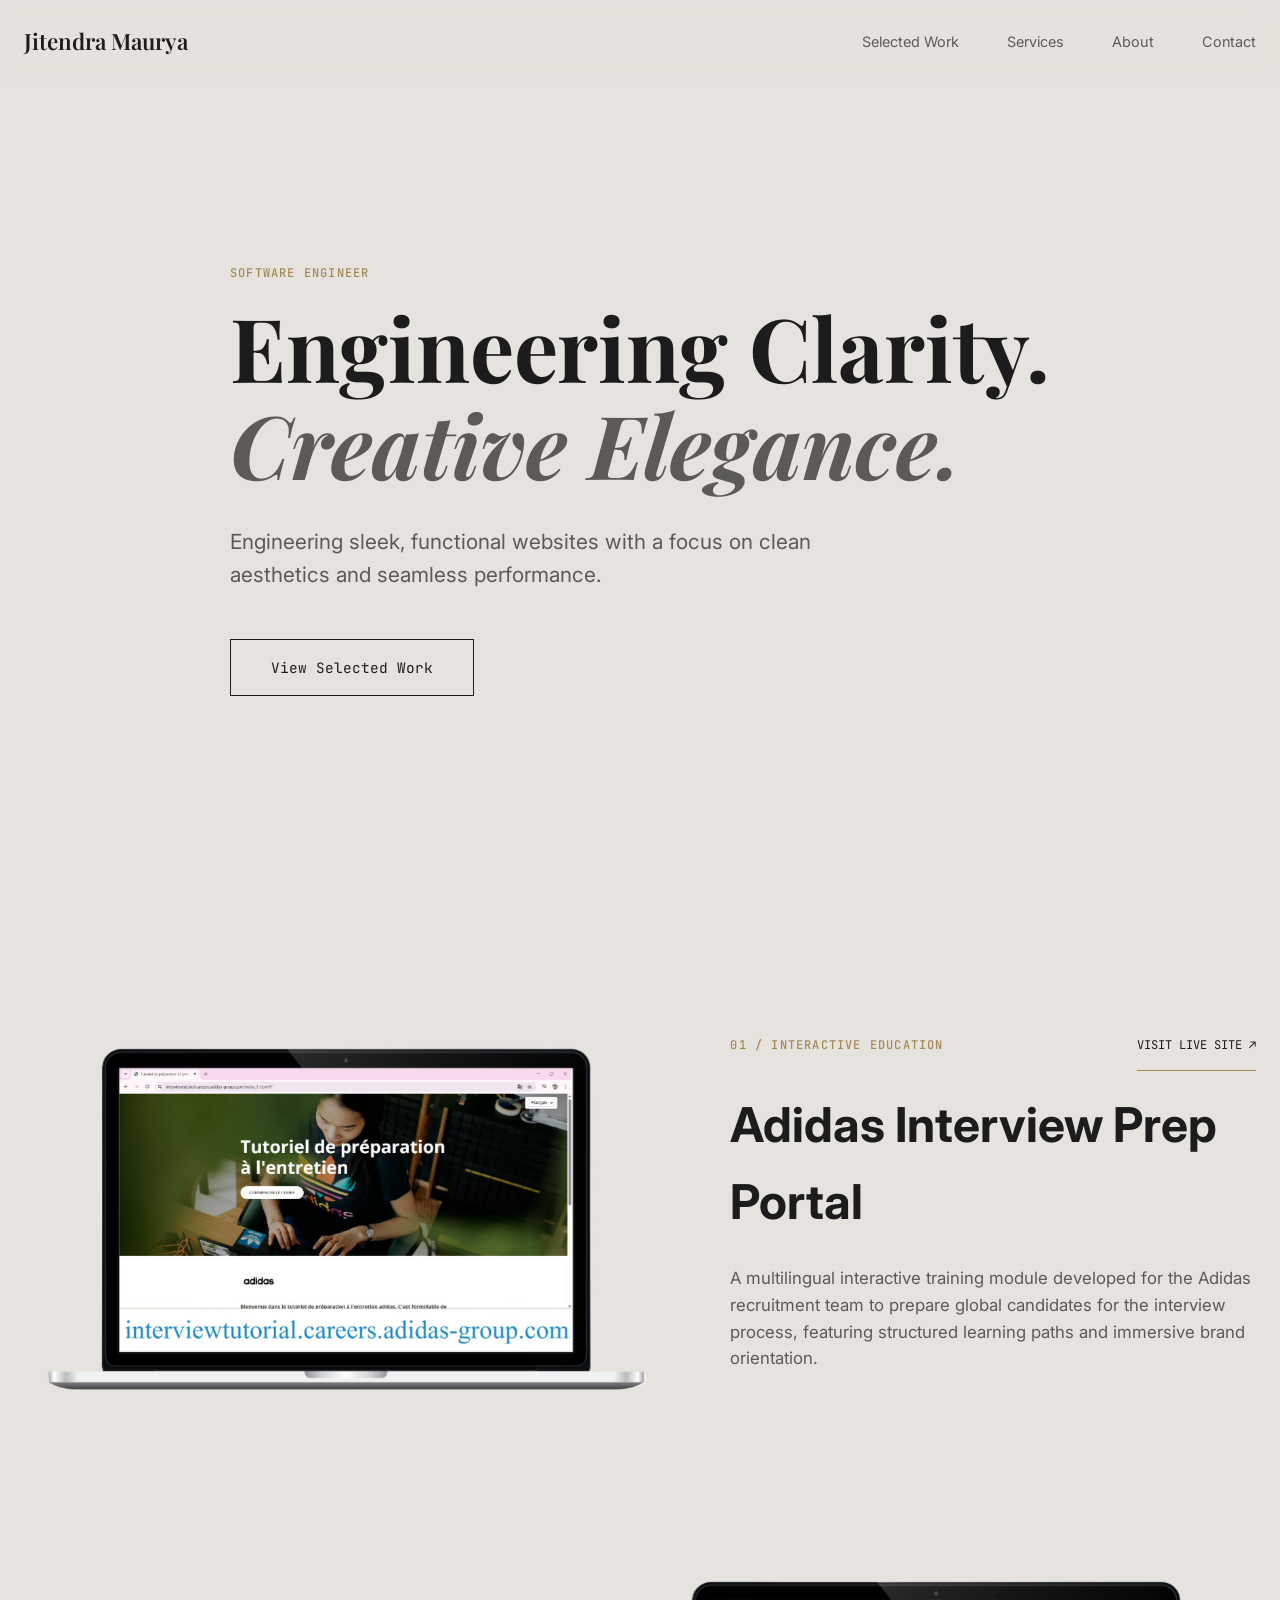
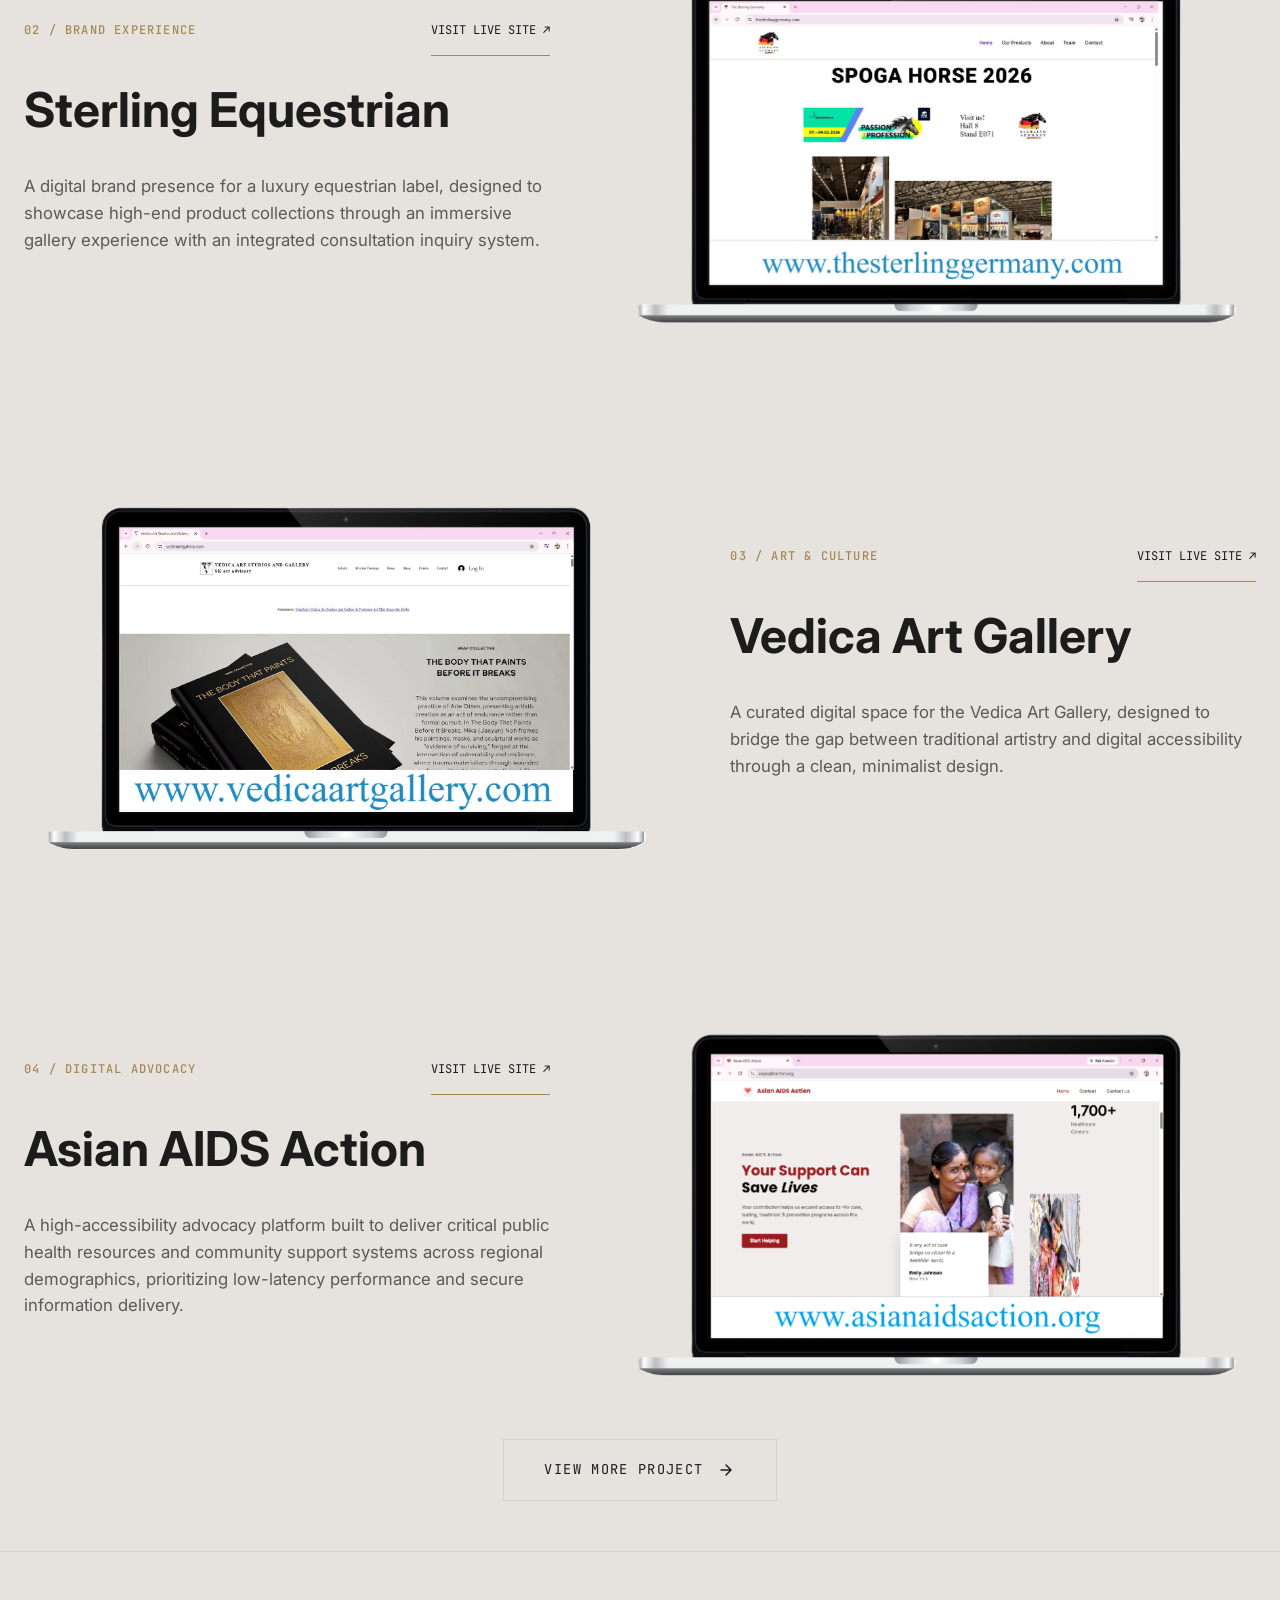
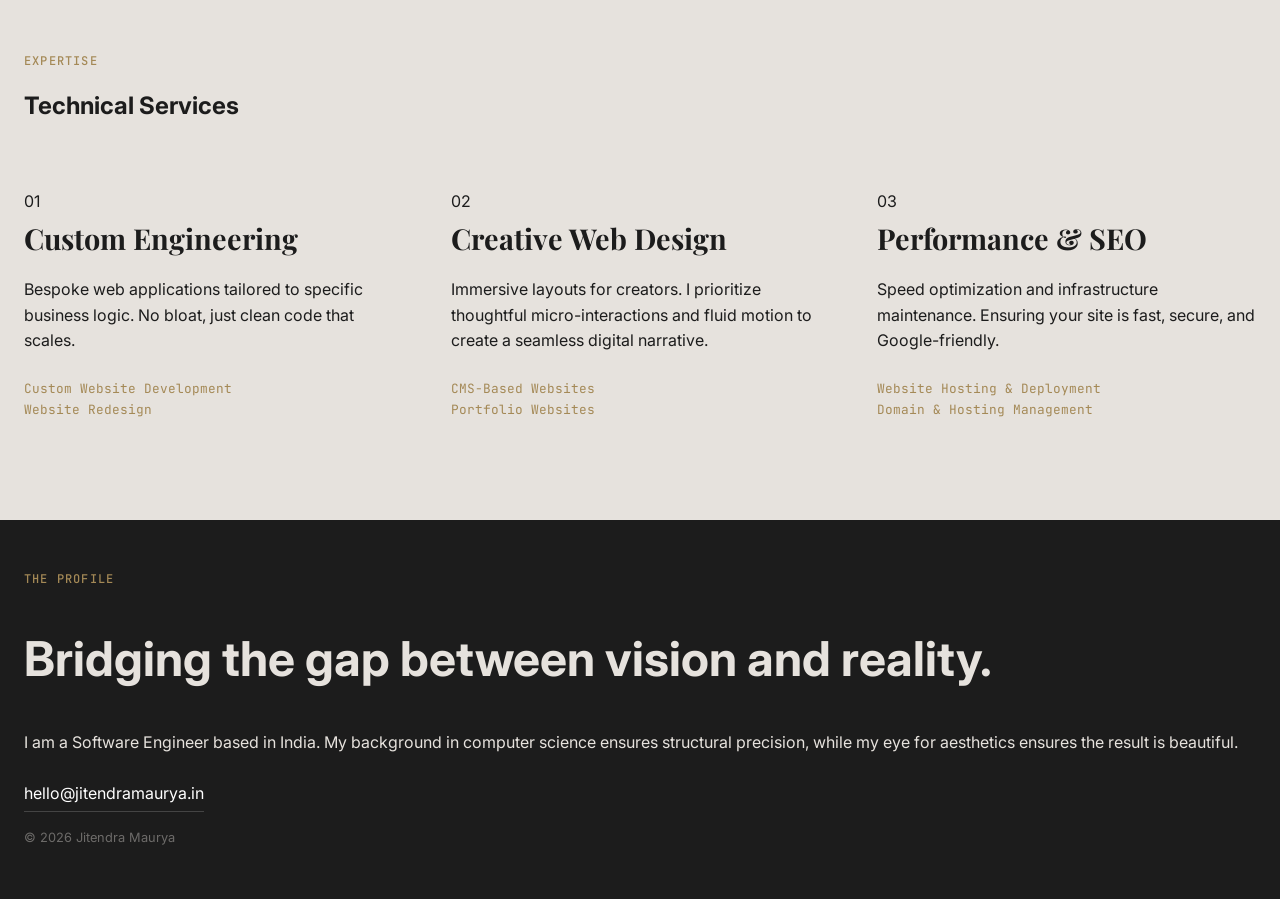
<file: app/index.html>
<!DOCTYPE html>
<html lang="en">
<head>
    <meta charset="UTF-8">
    <meta name="viewport" content="width=device-width, initial-scale=1.0">

    <title>Jitendra Maurya | Software Engineer | Portfolio - Website Creation, Hosting & Domains</title>
    <meta name="description" content="Jitendra Maurya is a Software Engineer providing end-to-end web solutions: Custom Website Creation, UI/UX Redesign, Secure Hosting, and Domain Management. View the official portfolio of Jitendra Maurya.">
    <meta name="keywords" content="Software Engineer, Website Creation, Website Redesign, Domain Management, Web Hosting Services, Jitendra Maurya, Full Stack Engineer">

    <meta property="og:title" content="Jitendra Maurya | Engineering & Web Services">
    <meta property="og:description" content="Expert website creation, redesign, and managed hosting services by Software Engineer Jitendra Maurya.">
    
    <script type="application/ld+json">
    {
      "@context": "https://schema.org",
      "@type": "Person",
      "name": "Jitendra Maurya",
      "image": "https://jitendramaurya.in/assets/me.jpg",
      "url": "https://jitendramaurya.in",
      "priceRange": "",
      "address": {
        "@type": "PostalAddress",
        "addressCountry": "IN"
      },
      "hasOfferCatalog": {
        "@type": "OfferCatalog",
        "name": "Engineering Services",
        "itemListElement": [
          {
            "@type": "Offer",
            "itemOffered": {
              "@type": "Service",
              "name": "Website Creation",
              "description": "Custom coded websites using React, HTML5, and modern tech stacks."
            }
          },
          {
            "@type": "Offer",
            "itemOffered": {
              "@type": "Service",
              "name": "Website Redesign",
              "description": "Modernizing legacy sites for better speed and mobile responsiveness."
            }
          },
          {
            "@type": "Offer",
            "itemOffered": {
              "@type": "Service",
              "name": "Hosting & Domain Management",
              "description": "Secure SSL setup, DNS management, and server deployment."
            }
          }
        ]
      }
    }
    </script>
    
    <link rel="icon" href="./assets/png/favicon.png">
    <link rel="stylesheet" href="./css/style.css">
    <link rel="preconnect" href="https://fonts.googleapis.com">
    <link rel="preconnect" href="https://fonts.gstatic.com" crossorigin>
    <link href="https://fonts.googleapis.com/css2?family=Inter:wght@300;400;500&family=JetBrains+Mono:wght@400;500&family=Playfair+Display:ital,wght@0,400;0,500;0,600;1,400&display=swap" rel="stylesheet">
</head>
<body>

    <nav>
        <div class="container nav-inner">
            <a href="#" class="logo">Jitendra Maurya</a>
            
            <ul class="nav-links desktop-only">
                <li><a href="#work">Selected Work</a></li>
                <li><a href="#services">Services</a></li>
                <li><a href="#about">About</a></li>
                <li><a href="mailto:hello@jitendramaurya.in" class="contact-link">Contact</a></li>
            </ul>

            <button class="hamburger-btn mobile-only" aria-label="Toggle Menu">
                <span class="bar"></span>
                <span class="bar"></span>
                <span class="bar"></span>
            </button>
        </div>
    </nav>

    <div class="mobile-menu-overlay">
        <div class="mobile-menu-links">
            <a href="#work" class="m-link">Work</a><br>
            <a href="#services" class="m-link">Services</a><br>
            <a href="#about" class="m-link">About</a><br>
            <a href="mailto:hello@jitendramaurya.in" class="m-link">Contact</a>
        </div>
    </div>

    <header id="hero">
        <div class="container">
            <div class="hero-content">
                <span class="mono-tag fade-up">Software Engineer</span>
                <h1 class="fade-up delay-1">
                    Engineering Clarity.<br>
                    <span class="italic-accent">Creative Elegance.</span>
                </h1>
                <p class="hero-sub fade-up delay-2">Engineering sleek, functional websites with a focus on clean aesthetics and seamless performance.</p>
                <div class="fade-up delay-3">
                    <a href="#work" class="btn-primary">View Selected Work</a>
                </div>
            </div>
        </div>
    </header>


    <main>
         <section id="work">
            <div class="container">
                <div class="projects-wrapper">
                    
                    <article class="project-card">
                        <div class="project-image">
                            <img src="./assets/png/Adidas.png" alt="Adidas" class="project-img">
                        </div>
                        <div class="project-info fade-scroll">
                            <div class="p-header">
                                 <span class="mono-tag">01 / Interactive Education</span>
                                <a href="https://interviewtutorial.careers.adidas-group.com/index_fr.html#/" target="_blank" class="live-link-btn">Visit Live Site ↗</a>
                            </div>
                            <h2 class="project-title">Adidas Interview Prep Portal</h2>
                            <p class="project-desc">A multilingual interactive training module developed for the Adidas recruitment team to prepare global candidates for the interview process, featuring structured learning paths and immersive brand orientation.</p>
                            <!-- <div class="tech-list">
                                <span>CASE STUDY</span>
                            </div> -->
                        </div>
                    </article>

                    <article class="project-card reverse-layout">
                        <div class="project-image">
                            <img src="./assets/png/Sterling.png" alt="Sterling Equestrian" class="project-img">
                        </div>
                        <div class="project-info fade-scroll">
                            <div class="p-header">
                                <span class="mono-tag">02 / Brand Experience</span>
                                <a href="https://www.thesterlinggermany.com" target="_blank" class="live-link-btn">Visit Live Site ↗</a>
                            </div>
                            <h2 class="project-title">Sterling Equestrian</h2>
                            <p class="project-desc">A digital brand presence for a luxury equestrian label, designed to showcase high-end product collections through an immersive gallery experience with an integrated consultation inquiry system.</p>
                            <!-- <div class="tech-list">
                                <span>CASE STUDY</span>
                            </div> -->
                        </div>
                    </article>
                
                    <article class="project-card">
                        <div class="project-image">
                            <img src="./assets/png/Vedica.png" alt="Vedica Art Gallery" class="project-img">
                        </div>
                        <div class="project-info fade-scroll">
                            <div class="p-header">
                                <span class="mono-tag">03 / Art & Culture</span>
                                <a href="https://www.vedicaartgallery.com" target="_blank" class="live-link-btn">Visit Live Site ↗</a>
                            </div>
                            <h2 class="project-title">Vedica Art Gallery</h2>
                            <p class="project-desc">A curated digital space for the Vedica Art Gallery, designed to bridge the gap between traditional artistry and digital accessibility through a clean, minimalist design.</p>
                            <!-- <div class="tech-list">
                                <span>CASE STUDY</span>
                            </div> -->
                        </div>
                    </article>
                    
                    <article class="project-card reverse-layout">
                        <div class="project-image">
                            <img src="./assets/png/asianaidsaction.png" alt="Asian AIDS Action Platform" class="project-img">
                        </div>
                        <div class="project-info fade-scroll">
                            <div class="p-header">
                                <span class="mono-tag">04 / Digital Advocacy</span>
                                <a href="https://asianaidsaction.org" target="_blank" class="live-link-btn">Visit Live Site ↗</a>
                            </div>
                            <h2 class="project-title">Asian AIDS Action</h2>
                            <p class="project-desc">A high-accessibility advocacy platform built to deliver critical public health resources and community support systems across regional demographics, prioritizing low-latency performance and secure information delivery.</p>
                            <!-- <div class="tech-list">
                                <span>CASE STUDY</span>
                            </div> -->
                        </div>
                    </article>

                </div>
            </div>
        </section>

        <div class="view-more-container container fade-scroll">
            <a href="projects.html" class="btn-secondary">
                <span>View More Project</span>
                <svg width="20" height="20" viewBox="0 0 20 20" fill="none">
                    <path d="M5 10H15M15 10L10 5M15 10L10 15" stroke="currentColor" stroke-width="1.5" stroke-linecap="round" stroke-linejoin="round"/>
                </svg>
            </a>
        </div>

        <section id="services">
            <div class="container">
                <div class="section-header fade-scroll">
                    <span class="mono-tag">Expertise</span>
                    <h2>Technical Services</h2>
                </div>
                
                <div class="services-grid">
                    <div class="service-card fade-scroll delay-1">
                        <span class="s-num">01</span>
                        <h3>Custom Engineering</h3>
                        <p>Bespoke web applications tailored to specific business logic. No bloat, just clean code that scales.</p><br>
                        <div class="service-list">
                            <span>Custom Website Development</span>
                            <span>Website Redesign</span>
                        </div>
                    </div>
                    <div class="service-card fade-scroll delay-2">
                        <span class="s-num">02</span>
                        <h3>Creative Web Design</h3>
                        <p>Immersive layouts for creators. I prioritize thoughtful micro-interactions and fluid motion to create a seamless digital narrative.</p><br>
                        <div class="service-list">
                            <span>CMS-Based Websites</span>
                            <span>Portfolio Websites</span>
                        </div>
                    </div>
                    <div class="service-card fade-scroll delay-3">
                        <span class="s-num">03</span>
                        <h3>Performance & SEO</h3>
                        <p>Speed optimization and infrastructure maintenance. Ensuring your site is fast, secure, and Google-friendly.</p><br>
                        <div class="service-list">
                            <span>Website Hosting & Deployment</span>
                            <span>Domain & Hosting Management</span>
                        </div>
                    </div>
                </div>
            </div>
        </section>

        <section id="about">
            <div class="container fade-scroll">
                <div class="about-grid">
                    <div class="about-text">
                        <span class="mono-tag">The Profile</span>
                        <h2>Bridging the gap between vision and reality.</h2>
                        <p>I am a Software Engineer based in India. My background in computer science ensures structural precision, while my eye for aesthetics ensures the result is beautiful.</p><br>
                        <div class="footer-links">
                            <a href="mailto:hello@jitendramaurya.in">hello@jitendramaurya.in</a>
                            <!--<a href="#">LinkedIn</a>-->
                        </div>
                        <p class="copyright">© 2026 Jitendra Maurya</p>
                    </div>
                </div>
            </div>
        </section>
    </main>

    <script src="./sass/script.js"></script>
</body>
</html>
</file>
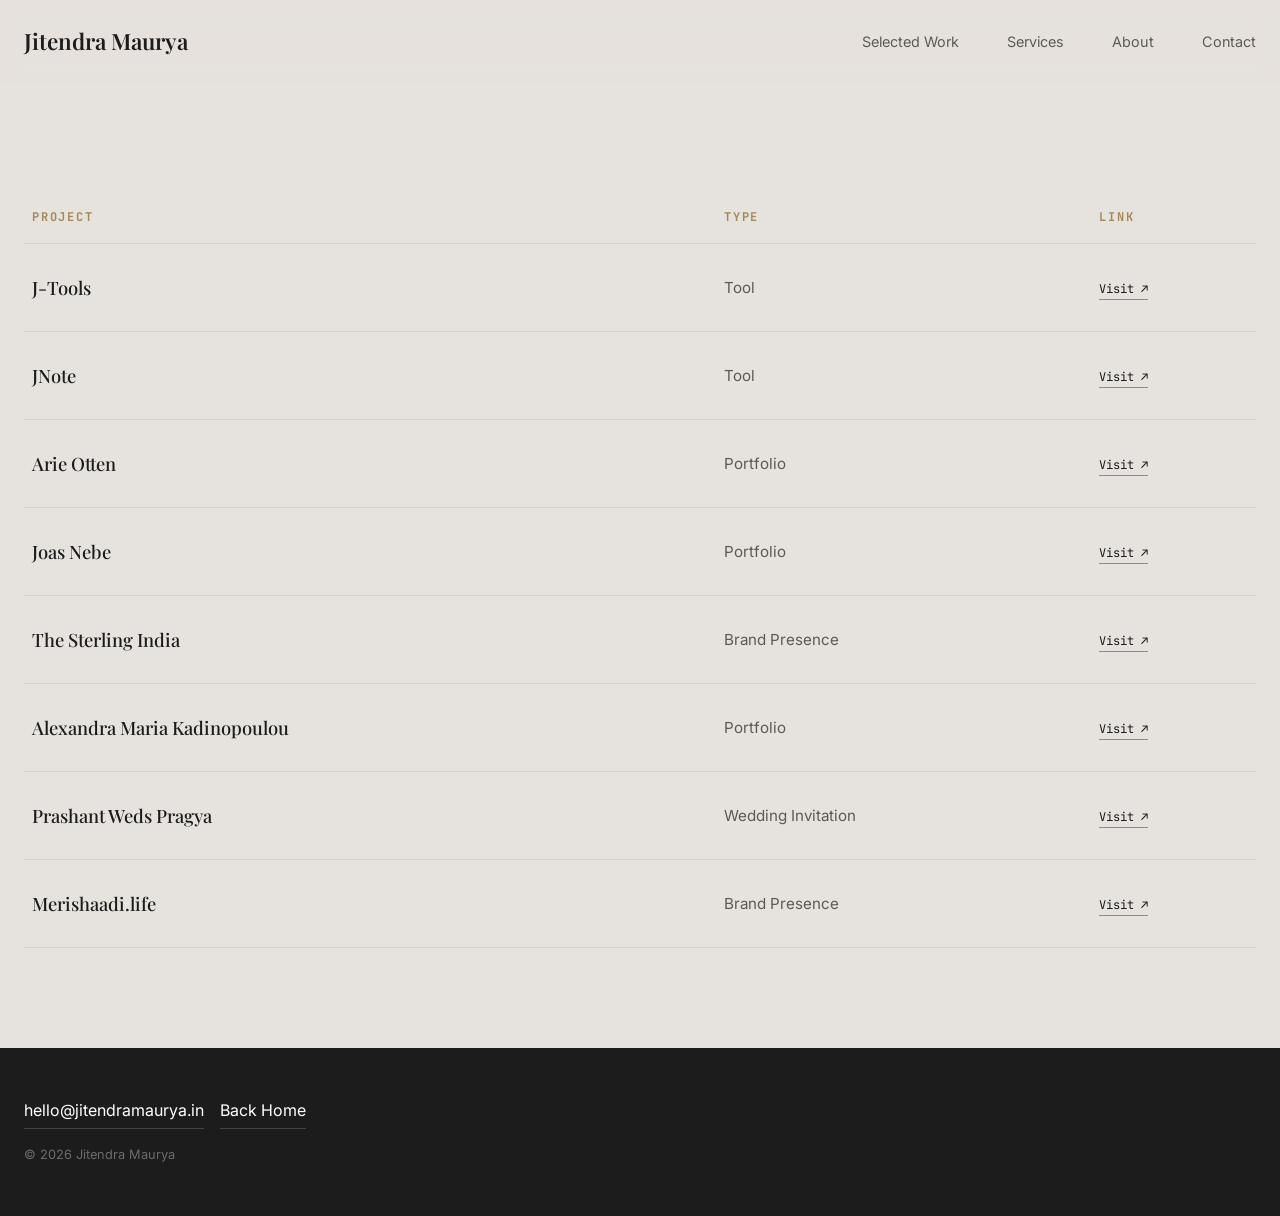
<file: app/projects.html>
<!DOCTYPE html>
<html lang="en">
<head>
    <meta charset="UTF-8">
    <meta name="viewport" content="width=device-width, initial-scale=1.0">
    <title>Projects | Jitendra Maurya</title>
    <link rel="stylesheet" href="./css/style.css">
    <link rel="stylesheet" href="./css/archive_style.css">
    <link href="https://fonts.googleapis.com/css2?family=Inter:wght@300;400;500&family=JetBrains+Mono:wght@400;500&family=Playfair+Display:ital,wght@0,400;0,500;0,600;1,400&display=swap" rel="stylesheet">
</head>
<body class="bg-stone">
   
    <nav>
        <div class="container nav-inner">
            <a href="https://jitendramaurya.in" class="logo">Jitendra Maurya</a>
            
            <ul class="nav-links desktop-only">
                <li><a href="index.html#work">Selected Work</a></li>
                <li><a href="index.html#services">Services</a></li>
                <li><a href="index.html#about">About</a></li>
                <li><a href="mailto:hello@jitendramaurya.in" class="contact-link">Contact</a></li>
            </ul>

            <button class="hamburger-btn mobile-only" aria-label="Toggle Menu">
                <span class="bar"></span>
                <span class="bar"></span>
                <span class="bar"></span>
            </button>
        </div>
    </nav>

    <div class="mobile-menu-overlay">
        <div class="mobile-menu-links">
            <a href="index.html#work" class="m-link">Work</a><br>
            <a href="index.html#services" class="m-link">Services</a><br>
            <a href="index.html#about" class="m-link">About</a><br>
            <a href="mailto:hello@jitendramaurya.in" class="m-link">Contact</a>
        </div>
    </div>

    <main class="container archive-main">
        <!-- <header id="archive-hero">
            <span class="mono-tag fade-up">Project History</span>
            <h1 class="fade-up delay-1">Full <span class="italic-accent">Archive</span></h1>
        </header> -->

        <section class="archive-list-section fade-up delay-3">
            <table class="archive-table">
                <thead>
                    <tr>
                        <!-- <th>Year</th> -->
                        <th>Project</th>
                        <th>Type</th>
                        <!-- <th class="desktop-only">Stack</th> -->
                        <th>Link</th>
                    </tr>
                </thead>
                <tbody>
                    <tr>
                        <!-- <td>2024</td> -->
                        <td class="project-name">J-Tools</td></td>
                        <td>Tool</td>
                        <!-- <td class="desktop-only tech-pill-list"><span>UI/UX</span><span>Forms</span></td> -->
                        <td><a href="https://jtools.jitendramaurya.in" target="_blank" class="archive-link">Visit ↗</a></td>
                    </tr><tr>
                        <!-- <td>2024</td> -->
                        <td class="project-name">JNote</td></td>
                        <td>Tool</td>
                        <!-- <td class="desktop-only tech-pill-list"><span>UI/UX</span><span>Forms</span></td> -->
                        <td><a href="https://jnote.jitendramaurya.in" target="_blank" class="archive-link">Visit ↗</a></td>
                    </tr>
                    <tr>
                        <!-- <td>2024</td> -->
                        <td class="project-name">Arie Otten</td>
                        <td>Portfolio</td>
                        <!-- <td class="desktop-only tech-pill-list"><span>UI/UX</span><span>Forms</span></td> -->
                        <td><a href="https://arieotten.nl" target="_blank" class="archive-link">Visit ↗</a></td>
                    </tr>
                    <tr>
                        <!-- <td>2024</td> -->
                        <td class="project-name">Joas Nebe</td>
                        <td>Portfolio</td>
                        <!-- <td class="desktop-only tech-pill-list"><span>UI/UX</span><span>Forms</span></td> -->
                        <td><a href="https://joasnebe.art" target="_blank" class="archive-link">Visit ↗</a></td>
                    </tr>
                    <tr>
                        <!-- <td>2024</td> -->
                        <td class="project-name">The Sterling India</td>
                        <td>Brand Presence</td>
                        <!-- <td class="desktop-only tech-pill-list"><span>i18n</span><span>SCSS</span></td> -->
                        <td><a href="https://thesterlingindia.com/" target="_blank" class="archive-link">Visit ↗</a></td>
                    </tr>
                    <tr>
                        <!-- <td>2024</td> -->
                        <td class="project-name">Alexandra Maria Kadinopoulou</td>
                        <td>Portfolio</td>
                        <!-- <td class="desktop-only tech-pill-list"><span>UI/UX</span><span>Forms</span></td> -->
                        <td><a href="https://alexkadi.com" target="_blank" class="archive-link">Visit ↗</a></td>
                    </tr>
                    <tr>
                        <!-- <td>2024</td> -->
                        <td class="project-name">Prashant Weds Pragya</td>
                        <td>Wedding Invitation</td>
                        <!-- <td class="desktop-only tech-pill-list"><span>i18n</span><span>SCSS</span></td> -->
                        <td><a href="https://prashantwedspragya.jitendramaurya.in" target="_blank" class="archive-link">Visit ↗</a></td>
                    </tr>
                    <tr>
                        <!-- <td>2025</td> -->
                        <td class="project-name">Merishaadi.life</td>
                        <td>Brand Presence</td>
                        <!-- <td class="desktop-only tech-pill-list"><span>Vanilla JS</span><span>SEO</span></td> -->
                        <td><a href="https://www.merishaadi.life" target="_blank" class="archive-link">Visit ↗</a></td>
                    </tr>
                    </tbody>
            </table>
        </section>
    </main>

    <footer id="about">
        <div class="container fade-scroll">
            <div class="about-grid">
                <div class="about-text">
                    <div class="footer-links">
                        <a href="mailto:hello@jitendramaurya.in">hello@jitendramaurya.in</a>
                        <a href="https://jitendramaurya.in">Back Home</a>
                    </div>
                    <p class="copyright">© 2026 Jitendra Maurya</p>
                </div>
            </div>
        </div>
    </footer>

    <script src="./sass/script.js"></script>
</body>
</html>
</file>
<file: app/css/style.css>
/* * VARIABLES & SETTINGS */
:root {
    --bg-body: #E6E2DD;
    --bg-card: #EFEEEC;
    --text-primary: #1C1C1C;
    --text-secondary: #5C5A56;
    --accent-gold: #A48956;
    --border-color: rgba(28, 28, 28, 0.08);

    --font-heading: 'Playfair Display', serif;
    --font-body: 'Inter', sans-serif;
    --font-tech: 'JetBrains Mono', monospace;

    --ease-lux: cubic-bezier(0.25, 1, 0.5, 1);
}

/* RESET */
* { margin: 0; padding: 0; box-sizing: border-box; }
html { scroll-behavior: smooth; }
body {
    background-color: var(--bg-body);
    color: var(--text-primary);
    font-family: var(--font-body);
    line-height: 1.6;
    overflow-x: hidden;
    -webkit-font-smoothing: antialiased;
}
a { text-decoration: none; color: inherit; transition: color 0.3s ease; }
ul { list-style: none; }
img { max-width: 100%; display: block; }

.container { max-width: 1280px; margin: 0 auto; padding: 0 24px; }

.mono-tag {
    font-family: var(--font-tech);
    font-size: 0.75rem;
    text-transform: uppercase;
    letter-spacing: 0.1em;
    color: var(--accent-gold);
    display: block;
    margin-bottom: 1rem;
    font-weight: 500;
}

.italic-accent { font-family: var(--font-heading); font-style: italic; color: var(--text-secondary); }

/* * 1. NAVIGATION */
nav {
    position: fixed;
    top: 0; width: 100%;
    padding: 1.5rem 0;
    z-index: 2100;
    transition: all 0.4s var(--ease-lux);
    background: rgba(230, 226, 221, 0.8);
    backdrop-filter: blur(10px);
}

nav.scrolled {
    padding: 1rem 0;
    background: #EFEEEC;
    border-bottom: 1px solid var(--border-color);
}

.nav-inner { 
    display: flex; 
    justify-content: space-between; 
    align-items: center; 
}
.logo { font-family: var(--font-heading); font-size: 1.4rem; font-weight: 600; }

.nav-links { display: flex; gap: 3rem; }
.nav-links a { font-size: 0.9rem; color: var(--text-secondary); position: relative; }
.nav-links a:hover { color: var(--text-primary); }
.nav-links a::after {
    content: ''; position: absolute; bottom: -4px; left: 0; width: 0; height: 1px;
    background: var(--accent-gold); transition: width 0.3s ease;
}
.nav-links a:hover::after { width: 100%; }

/* * 2. HAMBURGER & MOBILE MENU */
.mobile-only { display: none; }

.hamburger-btn {
    display: none; /* Desktop hidden */
    flex-direction: column;
    justify-content: space-between;
    width: 28px;
    height: 18px;
    background: transparent;
    border: none;
    cursor: pointer;
    z-index: 2000;
}

.hamburger-btn .bar {
    width: 100%;
    height: 2px;
    background-color: var(--text-primary);
    transition: all 0.3s ease;
}

/* Animation to 'X' */
.hamburger-btn.active .bar:nth-child(1) { transform: translateY(8px) rotate(45deg); }
.hamburger-btn.active .bar:nth-child(2) { opacity: 0; transform: translateX(-10px); }
.hamburger-btn.active .bar:nth-child(3) { transform: translateY(-8px) rotate(-45deg); }

.mobile-menu-overlay {
    position: fixed;
    top: 0; left: 0; width: 100%; height: 100vh;
    background-color: var(--bg-body);
    z-index: 2001;
    display: flex; flex-direction: column; justify-content: center; align-items: center;
    opacity: 0; pointer-events: none; transition: opacity 0.5s var(--ease-lux);
}

.mobile-menu-overlay.open { opacity: 1; pointer-events: auto; }
.m-link { font-family: var(--font-heading); font-size: 2.5rem; margin: 1.5rem 0; color: var(--text-primary); }

/* * 3. HERO */
#hero { min-height: 100vh; display: flex; align-items: center; padding-top: 60px; }
.hero-content { max-width: 900px; }
h1 { font-family: var(--font-heading); font-size: clamp(3rem, 7vw, 5.5rem); line-height: 1.1; margin-bottom: 2rem; }
.hero-sub { font-size: clamp(1.1rem, 2vw, 1.3rem); max-width: 600px; margin-bottom: 3rem; color: var(--text-secondary); }
.btn-primary { display: inline-block; padding: 1rem 2.5rem; border: 1px solid var(--text-primary); font-family: var(--font-tech); font-size: 0.9rem; transition: all 0.3s ease; }
.btn-primary:hover { background: var(--text-primary); color: #fff; }

/* * 4. PROJECTS */
#work { padding: 120px 0px 0px; }
.projects-wrapper { display: flex; flex-direction: column; gap: 140px; }
.project-card { display: grid; grid-template-columns: 1.1fr 0.9fr; gap: 4rem; align-items: center; }
.reverse-layout { grid-template-columns: 0.9fr 1.1fr; }
.reverse-layout .project-image { order: 2; }
.reverse-layout .project-info { order: 1; }

.project-image { position: relative; height: auto; overflow: visible; }
.project-img { width: 100%; height: auto; object-fit: contain; }

.project-info { padding: 1rem 0; }
.p-header { display: flex; justify-content: space-between; margin-bottom: 1rem; flex-wrap: wrap; gap: 1rem; }
.live-link-btn { font-family: var(--font-tech); font-size: 0.75rem; text-transform: uppercase; border-bottom: 1px solid var(--accent-gold); padding-bottom: 2px; }
.project-title { font-size: clamp(2rem, 4vw, 3rem); margin-bottom: 1.5rem; }
.project-desc { font-size: 1.05rem; margin-bottom: 2rem; color: var(--text-secondary); }
.tech-list { display: flex; gap: 1rem; font-family: var(--font-tech); font-size: 0.8rem; color: var(--accent-gold); }
.view-more-container { padding: 40px 0 50px; display: flex; justify-content: center; }
.btn-secondary {display: flex; align-items: center; gap: 12px; font-family: var(--font-tech); font-size: 0.85rem;
    text-transform: uppercase;
    letter-spacing: 0.1em;
    padding: 1.2rem 2.5rem;
    border: 1px solid var(--border-color);
    transition: all 0.4s var(--ease-lux);
    background: transparent;
}

.btn-secondary:hover {
    border-color: var(--text-primary);
    gap: 20px; /* Animate the arrow slightly */
}

/* * 5. SERVICES */
#services { padding: 100px 0; border-top: 1px solid var(--border-color); }
.services-grid { display: grid; grid-template-columns: repeat(3, 1fr); gap: 3rem; margin-top: 4rem; }
.service-card h3 { font-family: var(--font-heading); font-size: 1.8rem; margin-bottom: 1rem; }
.service-list { display: flex; flex-direction: column; font-family: var(--font-tech); font-size: 0.8rem; color: var(--accent-gold); }

/* * 6. FOOTER */
#about { padding: 50px 0; background-color: var(--text-primary); color: var(--bg-body); }
#about h2 { color: var(--bg-body); font-size: clamp(2rem, 4vw, 3rem); margin: 2rem 0; }
.footer-links { display: flex; gap: 1rem; flex-wrap: wrap; }
.footer-links a { color: #fff; border-bottom: 1px solid #444; padding-bottom: 4px; }
.copyright { margin-top: 1rem; font-size: 0.8rem; opacity: 0.4; }

/* * ANIMATIONS */
.fade-up { opacity: 0; transform: translateY(30px); animation: fadeUpAnim 1s var(--ease-lux) forwards; }
.fade-scroll { opacity: 0; transform: translateY(40px); transition: all 0.8s var(--ease-lux); }
.fade-scroll.visible { opacity: 1; transform: translateY(0); }
.delay-1 { animation-delay: 0.2s; transition-delay: 0.1s; }
.delay-2 { animation-delay: 0.4s; transition-delay: 0.2s; }
@keyframes fadeUpAnim { to { opacity: 1; transform: translateY(0); } }

/* * RESPONSIVE */
@media (max-width: 900px) {
    .services-grid { grid-template-columns: 1fr; gap: 4rem; }
}

@media (max-width: 768px) {
    .desktop-only { display: none !important; }
    .mobile-only { display: flex !important; }
    
    .hamburger-btn { display: flex !important; }
    
    .project-card, .reverse-layout { grid-template-columns: 1fr; gap: 1rem; }
    .reverse-layout .project-image { order: 0; }
    .project-info { padding-top: 0; padding-bottom: 2rem; }
    .projects-wrapper { gap: 60px; }
    .footer-links { display: flex; flex-direction: column; flex-wrap: wrap; }
}
</file>
<file: app/css/archive_style.css>
/* --- Archive Page Specific Layout --- */

.archive-main {
    padding-top: 160px;
    padding-bottom: 100px;
    min-height: 80vh;
}

#archive-hero {
    max-width: 700px;
    margin-bottom: 80px;
}

#archive-hero h1 {
    font-size: clamp(2.5rem, 6vw, 4.5rem);
    margin: 1rem 0;
}

/* Table Design */
.archive-table {
    width: 100%;
    border-collapse: collapse;
    margin-top: 2rem;
}

.archive-table th {
    font-family: var(--font-tech);
    font-size: 0.75rem;
    color: var(--accent-gold);
    text-transform: uppercase;
    letter-spacing: 0.15em;
    padding: 1rem 0.5rem;
    border-bottom: 1px solid var(--border-color);
    text-align: left;
}

.archive-table td {
    padding: 1.8rem 0.5rem;
    border-bottom: 1px solid var(--border-color);
    font-size: 0.95rem;
    color: var(--text-secondary);
    transition: all 0.3s var(--ease-lux);
}

.project-name {
    font-family: var(--font-heading);
    color: var(--text-primary) !important;
    font-size: 1.15rem !important;
    font-weight: 500;
}

/* Tech Pills */
.tech-pill-list span {
    font-family: var(--font-tech);
    font-size: 0.7rem;
    background: rgba(28, 28, 28, 0.04);
    padding: 4px 10px;
    margin-right: 6px;
    border-radius: 2px;
    border: 1px solid rgba(28, 28, 28, 0.05);
}

.archive-link {
    font-family: var(--font-tech);
    font-size: 0.75rem;
    color: var(--text-primary);
    text-decoration: none;
    border-bottom: 1px solid var(--accent-gold);
    padding-bottom: 2px;
}

.archive-link:hover {
    color: var(--accent-gold);
}

/* Interaction */
.archive-table tr {
    transition: background 0.3s ease;
}

.archive-table tr:hover td {
    background: rgba(255, 255, 255, 0.2);
}

/* Responsive */
@media (max-width: 768px) {
    .archive-main { padding-top: 120px; }
    .archive-table th, .archive-table td { padding: 1.2rem 0.2rem; font-size: 0.85rem; }
    .project-name { font-size: 1rem !important; }
}
</file>
